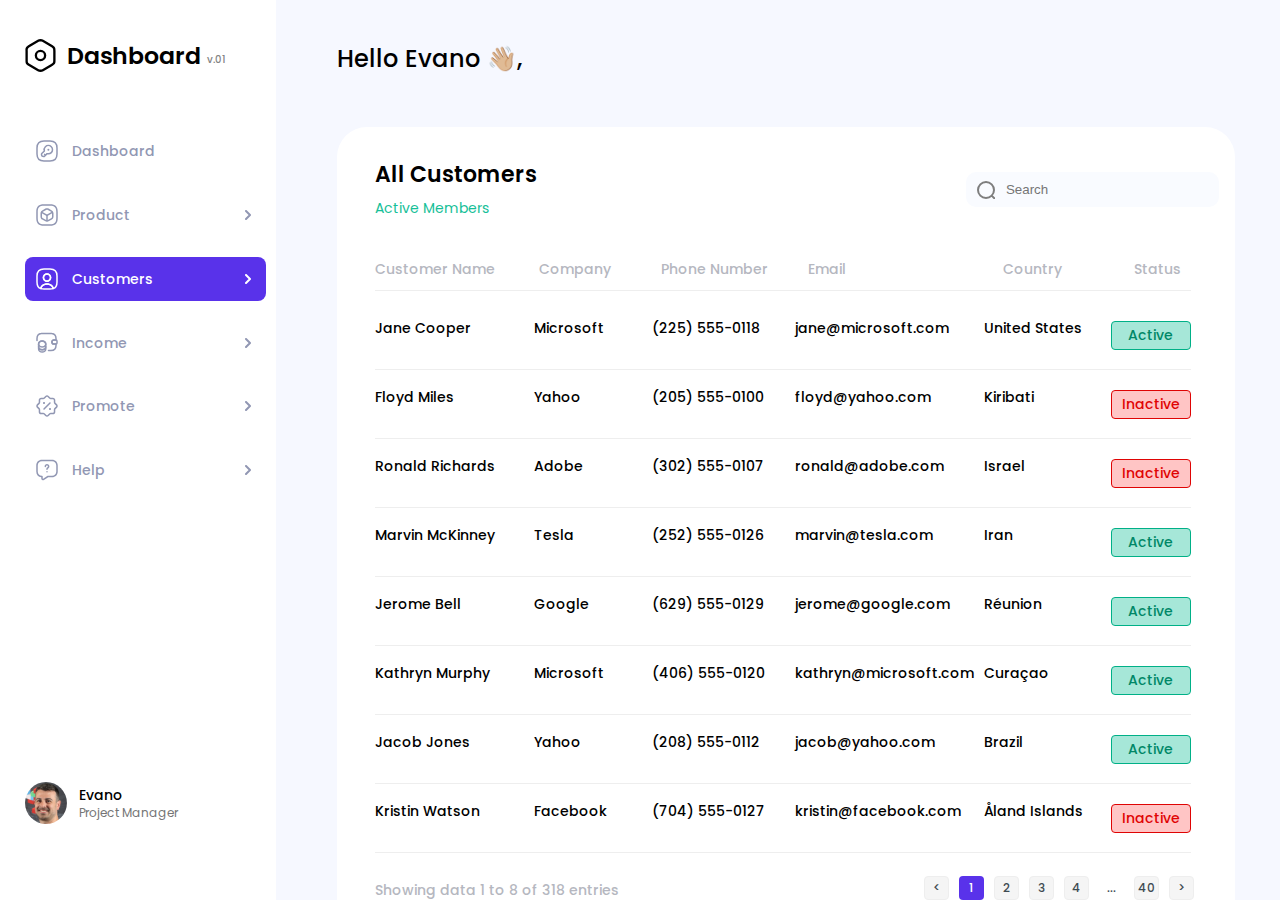
<file: index.html>
<!DOCTYPE html>
<html lang="en">

<head>
    <meta charset="UTF-8">
    <meta http-equiv="X-UA-Compatible" content="IE=edge">
    <meta name="viewport" content="width=device-width, initial-scale=1.0">
    <link rel="preconnect" href="https://fonts.googleapis.com">
    <link rel="preconnect" href="https://fonts.gstatic.com" crossorigin>
    <link
        href="https://fonts.googleapis.com/css2?family=Poppins:ital,wght@0,100;0,200;0,300;0,400;0,500;0,600;0,700;0,800;0,900;1,100;1,200;1,300;1,400;1,500;1,600;1,700;1,800;1,900&display=swap"
        rel="stylesheet">
    <link rel="stylesheet" href="https://cdnjs.cloudflare.com/ajax/libs/font-awesome/6.0.0-beta3/css/all.min.css">
    <link rel="stylesheet" href="./css/main.css">
    <title>Dashboard</title>
</head>

<body>
    <div class="wrappper">
        <aside>
            <div class="aside__title">
                <img class="aside__title__img" src="./img/icon/icon-logo.svg" alt="icon-logo">
                <div class="aside__title_wrap">
                    <h2>Dashboard</h2>
                    <p>v.01</p>
                </div>
            </div>
            <div class="aside__main">
                <nav class="aside__nav">
                    <ul class="aside__list" id="menu">
                        <li class="aside__item" >
                            <svg class="icon-key" width="22" height="22" fill="none" xmlns="http://www.w3.org/2000/svg"><path d="M8 21h6c5 0 7-2 7-7V8c0-5-2-7-7-7H8C3 1 1 3 1 8v6c0 5 2 7 7 7Z" stroke="#9197B3" stroke-width="1.5" stroke-linecap="round" stroke-linejoin="round"/><path d="M15.28 12.61a4.147 4.147 0 0 1-4.18 1.03l-2.59 2.58c-.18.19-.55.31-.82.27l-1.2-.16c-.4-.05-.76-.43-.82-.82l-.16-1.2c-.04-.26.09-.63.27-.82l2.58-2.58c-.44-1.43-.1-3.05 1.03-4.18 1.62-1.62 4.26-1.62 5.89 0 1.62 1.61 1.62 4.25 0 5.88ZM9.45 15.28l-.85-.86" stroke="#9197B3" stroke-width="1.5" stroke-miterlimit="10" stroke-linecap="round" stroke-linejoin="round"/><path d="M12.395 9.7h.008" stroke="#9197B3" stroke-width="2" stroke-linecap="round" stroke-linejoin="round"/>
                            </svg>
                            <a href="#" class="aside__link">Dashboard</a>
                        </li>
                        <li class="aside__item" data-content="./pages/error.html">
                            <svg class="icon-cube" width="22" height="22" viewBox="0 0 22 22" fill="none" xmlns="http://www.w3.org/2000/svg">
                                <path d="M14 21.75H8C2.57 21.75 0.25 19.43 0.25 14V8C0.25 2.57 2.57 0.25 8 0.25H14C19.43 0.25 21.75 2.57 21.75 8V14C21.75 19.43 19.43 21.75 14 21.75ZM8 1.75C3.39 1.75 1.75 3.39 1.75 8V14C1.75 18.61 3.39 20.25 8 20.25H14C18.61 20.25 20.25 18.61 20.25 14V8C20.25 3.39 18.61 1.75 14 1.75H8Z" fill="#9197B3"/>
                                <path d="M11.0006 12.0797C10.8706 12.0797 10.7406 12.0497 10.6206 11.9797L5.32061 8.9197C4.96061 8.7097 4.84059 8.2497 5.05059 7.8997C5.26059 7.5397 5.72061 7.4197 6.07061 7.6297L10.9906 10.4797L15.8806 7.6497C16.2406 7.4397 16.7006 7.5697 16.9006 7.9197C17.1006 8.2697 16.9806 8.7397 16.6306 8.9397L11.3706 11.9797C11.2606 12.0397 11.1306 12.0797 11.0006 12.0797Z" fill="#9197B3"/>
                                <path d="M11 17.5201C10.59 17.5201 10.25 17.1801 10.25 16.7701V11.3301C10.25 10.9201 10.59 10.5801 11 10.5801C11.41 10.5801 11.75 10.9201 11.75 11.3301V16.7701C11.75 17.1801 11.41 17.5201 11 17.5201Z" fill="#9197B3"/>
                                <path d="M11.0002 17.7498C10.4202 17.7498 9.8503 17.6198 9.3903 17.3698L6.19025 15.5898C5.23025 15.0598 4.49023 13.7898 4.49023 12.6898V9.2998C4.49023 8.20981 5.24025 6.9398 6.19025 6.3998L9.3903 4.6198C10.3103 4.1098 11.6902 4.1098 12.6102 4.6198L15.8102 6.3998C16.7702 6.9298 17.5103 8.19981 17.5103 9.2998V12.6898C17.5103 13.7798 16.7602 15.0498 15.8102 15.5898L12.6102 17.3698C12.1502 17.6298 11.5802 17.7498 11.0002 17.7498ZM11.0002 5.7498C10.6702 5.7498 10.3502 5.8098 10.1202 5.9398L6.92026 7.7198C6.43026 7.9898 5.99023 8.7498 5.99023 9.2998V12.6898C5.99023 13.2498 6.43026 13.9998 6.92026 14.2698L10.1202 16.0498C10.5802 16.3098 11.4202 16.3098 11.8802 16.0498L15.0802 14.2698C15.5702 13.9998 16.0103 13.2398 16.0103 12.6898V9.2998C16.0103 8.73981 15.5702 7.9898 15.0802 7.7198L11.8802 5.9398C11.6502 5.8098 11.3302 5.7498 11.0002 5.7498Z" fill="#9197B3"/>
                                </svg>
                            <a href="#" class="aside__link">Product</a>
                            <svg class="__arrow" width="6" height="10" viewBox="0 0 6 10" fill="none"
                                xmlns="http://www.w3.org/2000/svg">
                                <path d="M1 9L5 5L1 1" stroke="#9197B3" stroke-width="2" stroke-linecap="round"
                                    stroke-linejoin="round" />
                            </svg>
                        </li>
                        <li class="aside__item" data-content="./pages/customers.html">
                            <svg class="customers__icons" width="22" height="22" viewBox="0 0 22 22" fill="none" xmlns="http://www.w3.org/2000/svg">
                                <path class="__path" d="M14.0006 21.7498H8.00063C6.68063 21.7498 5.58063 21.6198 4.65063 21.3398C4.31063 21.2398 4.09063 20.9098 4.11063 20.5598C4.36063 17.5698 7.39063 15.2197 11.0006 15.2197C14.6106 15.2197 17.6306 17.5598 17.8906 20.5598C17.9206 20.9198 17.7006 21.2398 17.3506 21.3398C16.4206 21.6198 15.3206 21.7498 14.0006 21.7498ZM5.72063 20.0598C6.38063 20.1898 7.13063 20.2498 8.00063 20.2498H14.0006C14.8706 20.2498 15.6206 20.1898 16.2806 20.0598C15.7506 18.1398 13.5606 16.7197 11.0006 16.7197C8.44063 16.7197 6.25063 18.1398 5.72063 20.0598Z" fill="#9197B3"/>
                                <path class="__stroke" d="M14 1H8C3 1 1 3 1 8V14C1 17.78 2.14 19.85 4.86 20.62C5.08 18.02 7.75 15.97 11 15.97C14.25 15.97 16.92 18.02 17.14 20.62C19.86 19.85 21 17.78 21 14V8C21 3 19 1 14 1ZM11 13.17C9.02 13.17 7.42 11.56 7.42 9.58C7.42 7.60002 9.02 6 11 6C12.98 6 14.58 7.60002 14.58 9.58C14.58 11.56 12.98 13.17 11 13.17Z" stroke="#9197B3" stroke-width="1.5" stroke-linecap="round" stroke-linejoin="round"/>
                                <path class="__path" d="M10.9999 13.92C8.60992 13.92 6.66992 11.97 6.66992 9.58C6.66992 7.19002 8.60992 5.25 10.9999 5.25C13.3899 5.25 15.3299 7.19002 15.3299 9.58C15.3299 11.97 13.3899 13.92 10.9999 13.92ZM10.9999 6.75C9.4399 6.75 8.16992 8.02002 8.16992 9.58C8.16992 11.15 9.4399 12.42 10.9999 12.42C12.5599 12.42 13.8299 11.15 13.8299 9.58C13.8299 8.02002 12.5599 6.75 10.9999 6.75Z" fill="#9197B3"/>
                            </svg>
                            
                            <a href="#" class="aside__link ">Customers</a>
                            <svg class="__arrow" width="6" height="10" viewBox="0 0 6 10" fill="none"
                                xmlns="http://www.w3.org/2000/svg">
                                <path d="M1 9L5 5L1 1" stroke="#9197B3" stroke-width="2" stroke-linecap="round"
                                    stroke-linejoin="round" />
                            </svg>

                        </li>
                        <li class="aside__item" data-content="./pages/error.html">
                            <svg class="icon-wallet" width="22" height="21" viewBox="0 0 22 21" fill="none" xmlns="http://www.w3.org/2000/svg">
                                <path d="M9.7516 14.8604V16.8904C9.7516 18.6104 8.15158 20.0004 6.18158 20.0004C4.21158 20.0004 2.60156 18.6104 2.60156 16.8904V14.8604C2.60156 16.5804 4.20158 17.8004 6.18158 17.8004C8.15158 17.8004 9.7516 16.5704 9.7516 14.8604Z" stroke="#9197B3" stroke-width="1.5" stroke-linecap="round" stroke-linejoin="round"/>
                                <path d="M9.7501 12.11C9.7501 12.61 9.6101 13.07 9.3701 13.47C8.78006 14.44 7.57004 15.05 6.17004 15.05C4.77004 15.05 3.56003 14.43 2.97003 13.47C2.73003 13.07 2.59009 12.61 2.59009 12.11C2.59009 11.25 2.99007 10.48 3.63007 9.92001C4.28007 9.35001 5.17003 9.01001 6.16003 9.01001C7.15003 9.01001 8.04006 9.36001 8.69006 9.92001C9.3501 10.47 9.7501 11.25 9.7501 12.11Z" stroke="#9197B3" stroke-width="1.5" stroke-linecap="round" stroke-linejoin="round"/>
                                <path d="M9.7516 12.11V14.86C9.7516 16.58 8.15158 17.8 6.18158 17.8C4.21158 17.8 2.60156 16.57 2.60156 14.86V12.11C2.60156 10.39 4.20158 9 6.18158 9C7.17158 9 8.06161 9.35 8.71161 9.91C9.3516 10.47 9.7516 11.25 9.7516 12.11Z" stroke="#9197B3" stroke-width="1.5" stroke-linecap="round" stroke-linejoin="round"/>
                                <path d="M21 8.9699V11.03C21 11.58 20.56 12.0299 20 12.0499H18.0399C16.9599 12.0499 15.97 11.2599 15.88 10.1799C15.82 9.5499 16.0599 8.9599 16.4799 8.5499C16.8499 8.1699 17.36 7.94995 17.92 7.94995H20C20.56 7.96995 21 8.4199 21 8.9699Z" stroke="#9197B3" stroke-width="1.5" stroke-linecap="round" stroke-linejoin="round"/>
                                <path d="M1 8.5V6.5C1 3.78 2.64 1.88 5.19 1.56C5.45 1.52 5.72 1.5 6 1.5H15C15.26 1.5 15.51 1.50999 15.75 1.54999C18.33 1.84999 20 3.76 20 6.5V7.95001H17.92C17.36 7.95001 16.85 8.17 16.48 8.55C16.06 8.96 15.82 9.55 15.88 10.18C15.97 11.26 16.96 12.05 18.04 12.05H20V13.5C20 16.5 18 18.5 15 18.5H12.5" stroke="#9197B3" stroke-width="1.5" stroke-linecap="round" stroke-linejoin="round"/>
                                </svg>
                            <a href="#" class="aside__link">Income</a>
                            <svg class="__arrow" width="6" height="10" viewBox="0 0 6 10" fill="none"
                                xmlns="http://www.w3.org/2000/svg">
                                <path d="M1 9L5 5L1 1" stroke="#9197B3" stroke-width="2" stroke-linecap="round"
                                    stroke-linejoin="round" />
                            </svg>
                        </li>
                        <li class="aside__item" data-content="./pages/error.html">
                            <svg  class="icon-percentage" width="22" height="22" viewBox="0 0 22 22" fill="none" xmlns="http://www.w3.org/2000/svg">
                                <path d="M11 21.7503C10.37 21.7503 9.78 21.5104 9.34 21.0604L7.82001 19.5404C7.70001 19.4204 7.38 19.2904 7.22 19.2904H5.06C3.76 19.2904 2.70999 18.2403 2.70999 16.9403V14.7804C2.70999 14.6204 2.57999 14.3004 2.45999 14.1804L0.94 12.6604C0.5 12.2204 0.25 11.6303 0.25 11.0003C0.25 10.3703 0.49 9.7803 0.94 9.3403L2.45999 7.82028C2.57999 7.70028 2.70999 7.3803 2.70999 7.2203V5.06039C2.70999 3.76039 3.76 2.71029 5.06 2.71029H7.22C7.38 2.71029 7.70001 2.58029 7.82001 2.46029L9.34 0.940273C10.22 0.0602734 11.78 0.0602734 12.66 0.940273L14.18 2.46029C14.3 2.58029 14.62 2.71029 14.78 2.71029H16.94C18.24 2.71029 19.29 3.76039 19.29 5.06039V7.2203C19.29 7.3803 19.42 7.70028 19.54 7.82028L21.06 9.3403C21.5 9.7803 21.75 10.3703 21.75 11.0003C21.75 11.6303 21.51 12.2204 21.06 12.6604L19.54 14.1804C19.42 14.3004 19.29 14.6204 19.29 14.7804V16.9403C19.29 18.2403 18.24 19.2904 16.94 19.2904H14.78C14.62 19.2904 14.3 19.4204 14.18 19.5404L12.66 21.0604C12.22 21.5104 11.63 21.7503 11 21.7503ZM3.51999 13.1203C3.91999 13.5203 4.20999 14.2204 4.20999 14.7804V16.9403C4.20999 17.4103 4.59 17.7904 5.06 17.7904H7.22C7.78 17.7904 8.48001 18.0803 8.88 18.4803L10.4 20.0003C10.72 20.3203 11.28 20.3203 11.6 20.0003L13.12 18.4803C13.52 18.0803 14.22 17.7904 14.78 17.7904H16.94C17.41 17.7904 17.79 17.4103 17.79 16.9403V14.7804C17.79 14.2204 18.08 13.5203 18.48 13.1203L20 11.6003C20.16 11.4403 20.25 11.2303 20.25 11.0003C20.25 10.7703 20.16 10.5604 20 10.4004L18.48 8.88034C18.08 8.48034 17.79 7.7803 17.79 7.2203V5.06039C17.79 4.59039 17.41 4.21029 16.94 4.21029H14.78C14.22 4.21029 13.52 3.92035 13.12 3.52035L11.6 2.00033C11.28 1.68033 10.72 1.68033 10.4 2.00033L8.88 3.52035C8.48001 3.92035 7.78 4.21029 7.22 4.21029H5.06C4.59 4.21029 4.20999 4.59039 4.20999 5.06039V7.2203C4.20999 7.7803 3.91999 8.48034 3.51999 8.88034L2 10.4004C1.84 10.5604 1.75 10.7703 1.75 11.0003C1.75 11.2303 1.84 11.4403 2 11.6003L3.51999 13.1203Z" fill="#9197B3"/>
                                <path d="M14.0002 15C13.4402 15 12.9902 14.55 12.9902 14C12.9902 13.45 13.4402 13 13.9902 13C14.5402 13 14.9902 13.45 14.9902 14C14.9902 14.55 14.5502 15 14.0002 15Z" fill="#9197B3"/>
                                <path d="M8.01001 9C7.45001 9 7 8.55 7 8C7 7.45 7.45 7 8 7C8.55 7 9 7.45 9 8C9 8.55 8.56001 9 8.01001 9Z" fill="#9197B3"/>
                                <path d="M7.99945 14.7495C7.80945 14.7495 7.61945 14.6795 7.46945 14.5295C7.17945 14.2395 7.17945 13.7595 7.46945 13.4695L13.4695 7.46945C13.7595 7.17945 14.2395 7.17945 14.5295 7.46945C14.8195 7.75945 14.8195 8.23951 14.5295 8.52951L8.52945 14.5295C8.37945 14.6795 8.18945 14.7495 7.99945 14.7495Z" fill="#9197B3"/>
                                </svg>
                            <a href="#" class="aside__link">Promote</a>
                            <svg class="__arrow" width="6" height="10" viewBox="0 0 6 10" fill="none"
                                xmlns="http://www.w3.org/2000/svg">
                                <path d="M1 9L5 5L1 1" stroke="#9197B3" stroke-width="2" stroke-linecap="round"
                                    stroke-linejoin="round" />
                            </svg>
                        </li>
                        <li class="aside__item" data-content="./pages/error.html">
                            <svg class="icon-help" width="22" height="22" viewBox="0 0 22 22" fill="none" xmlns="http://www.w3.org/2000/svg">
                                <path d="M7 21.3199C6.72 21.3199 6.42998 21.2499 6.16998 21.1099C5.59998 20.8099 5.25 20.2099 5.25 19.5699V18.15C2.23 17.84 0.25 15.6199 0.25 12.4399V6.43994C0.25 2.99994 2.56 0.689941 6 0.689941H16C19.44 0.689941 21.75 2.99994 21.75 6.43994V12.4399C21.75 15.8799 19.44 18.1899 16 18.1899H12.23L7.96997 21.03C7.67997 21.22 7.34 21.3199 7 21.3199ZM6 2.17993C3.42 2.17993 1.75 3.84993 1.75 6.42993V12.43C1.75 15.01 3.42 16.68 6 16.68C6.41 16.68 6.75 17.02 6.75 17.43V19.56C6.75 19.69 6.83 19.75 6.88 19.78C6.93001 19.81 7.03001 19.84 7.14001 19.77L11.59 16.81C11.71 16.73 11.86 16.68 12.01 16.68H16.01C18.59 16.68 20.26 15.01 20.26 12.43V6.42993C20.26 3.84993 18.59 2.17993 16.01 2.17993H6Z" fill="#9197B3"/>
                                <path d="M10.9998 11.1099C10.5898 11.1099 10.2498 10.7699 10.2498 10.3599V10.1499C10.2498 8.9899 11.0998 8.41989 11.4198 8.19989C11.7898 7.94989 11.9098 7.7799 11.9098 7.5199C11.9098 7.0199 11.4998 6.60986 10.9998 6.60986C10.4998 6.60986 10.0898 7.0199 10.0898 7.5199C10.0898 7.9299 9.7498 8.2699 9.3398 8.2699C8.92984 8.2699 8.58984 7.9299 8.58984 7.5199C8.58984 6.1899 9.6698 5.10986 10.9998 5.10986C12.3298 5.10986 13.4098 6.1899 13.4098 7.5199C13.4098 8.6599 12.5698 9.2299 12.2598 9.4399C11.8698 9.6999 11.7498 9.8699 11.7498 10.1499V10.3599C11.7498 10.7799 11.4098 11.1099 10.9998 11.1099Z" fill="#9197B3"/>
                                <path d="M11 13.6001C10.58 13.6001 10.25 13.2601 10.25 12.8501C10.25 12.4401 10.59 12.1001 11 12.1001C11.41 12.1001 11.75 12.4401 11.75 12.8501C11.75 13.2601 11.42 13.6001 11 13.6001Z" fill="#9197B3"/>
                                </svg>
                            <a href="#" class="aside__link">Help</a>
                            <svg class="__arrow" width="6" height="10" viewBox="0 0 6 10" fill="none"
                                xmlns="http://www.w3.org/2000/svg">
                                <path d="M1 9L5 5L1 1" stroke="#9197B3" stroke-width="2" stroke-linecap="round"
                                    stroke-linejoin="round" />
                            </svg>
                        </li>
                    </ul>
                </nav>
            </div>
            <div class="aside__user">
                <img class="user__foto" src="./img/user/Ellipse 8.svg" alt="evano">
                <div class="user__info">
                    <h3>Evano</h3>
                    <p>Project Manager</p>
                </div>
            </div>
        </aside>
        <main class="main" id="main-content">

        </main>




    </div>

    <script src="https://cdnjs.cloudflare.com/ajax/libs/gsap/3.10.4/gsap.min.js"></script>
    <script src="https://code.jquery.com/jquery-3.6.0.min.js"></script>
    <script src="./js/index.bundle.js"></script>
    
    <script>
        $(document).ready(function() {
    $('#menu li').click(function() {
        const contentUrl = $(this).data('content');


        $('#menu li').removeClass('item__active');
        $(this).addClass('item__active');


        $('#main-content').load(contentUrl, function(response, status, xhr) {
            if (status == "error") {
                $('#main-content').html("<p>Error loading content. Please try again.</p>");
            }
        });

    });
    $('#menu li').eq(2).click();
});

    </script>


</body>

</html>
</file>
<file: css/main.css>
@charset "UTF-8";

*,
*:before,
*:after {
  box-sizing: border-box;
}

html,
body,
div,
span,
object,
iframe,
figure,
h1,
h2,
h3,
h4,
h5,
h6,
p,
blockquote,
pre,
a,
code,
em,
img,
small,
strike,
strong,
sub,
sup,
tt,
b,
u,
i,
ol,
ul,
li,
fieldset,
form,
label,
table,
caption,
tbody,
tfoot,
thead,
tr,
th,
td,
main,
canvas,
embed,
footer,
header,
nav,
section,
video {
  margin: 0;
  padding: 0;
  border: 0;
  font-size: 100%;
  font: inherit;
  vertical-align: baseline;
  text-rendering: optimizeLegibility;
  -webkit-font-smoothing: antialiased;
  text-size-adjust: none;
}

footer,
header,
nav,
section,
main {
  display: block;
}

body {
  line-height: 1;
  font-family: "Nunito", sans-serif;
  font-style: normal;
  font-weight: 400;
  font-size: 16px;
}

button {
  background-color: initial;
  border: none;
}

ol,
ul {
  list-style: none;
}

blockquote,
q {
  quotes: none;
}

blockquote:before,
blockquote:after,
q:before,
q:after {
  content: "";
  content: none;
}

table {
  border-collapse: collapse;
  border-spacing: 0;
}

input {
  -webkit-appearance: none;
  border-radius: 0;
}

@font-face {
  font-family: "icomoon";
  src: гrl("./../fonts/icomoon.eot");
  src: url("./../fonts/icomoon.eot") format("embedded-opentype");
  src: url("./../fonts/icomoon.ttf") format("truetype");
  src: url("./../fonts/icomoon.woff") format("woff");
  src: url("./../fonts/icomoon.svg") format("svg");
  font-weight: normal;
  font-style: normal;
  font-display: block;
}

body {
  font-family: "Poppins", sans-serif;
  font-weight: 400;
  font-style: normal;
}

.wrappper {
  display: flex;
  height: 100vh;
  position: relative;
  max-width: 1440px;
  margin: 0 auto;
  gap: 15px;
  background-color: rgba(215, 223, 255, 0.2196078431);
}

aside {
  display: flex;
  gap: 57px;
  flex-direction: column;
  background-color: #fff;
  width: clamp(220px, 220px + 86 * (100vw - 768px) / 672, 306px);
  padding-top: 39px;
  padding-right: 10px;
  padding-bottom: 76px;
  padding-left: clamp(10px, 10px + 20 * (100vw - 768px) / 672, 30px);
  position: relative;
}

.aside__list {
  display: flex;
  flex-direction: column;
  gap: 20px;
}

.letter {
  display: inline-block;
  transition: color 0.5s;
  margin: 0px;
  margin-left: 0 !important;
  font-size: clamp(16px, 16px + 10 * (100vw - 768px) / 672, 26px) !important;
  font-weight: 600;
}

.aside__title {
  display: flex;
  align-items: center;
}

.aside__title img {
  margin-right: 11px;
}

.aside__title h2 {
  margin-right: 4px;
  font-size: clamp(16px, 16px + 10 * (100vw - 768px) / 672, 26px);
  font-weight: 600;
}

.aside__title_wrap {
  display: flex;
  align-items: end;
}

.aside__title_wrap p {
  font-size: 10px;
  font-weight: 500;
  color: #838383;
  margin-left: 2px;
  margin-bottom: 2px;
}

.aside__item {
  display: flex;
  align-items: center;
  cursor: pointer;
  gap: 14px;
  padding: 11px 15px 11px 11px;
  max-width: 250px;
  border-radius: 8px;
  transition: background-color 0.4s ease;
}

.aside__item:hover {
  background-color: rgba(90, 50, 234, 0.4823529412);
}

.aside__item:hover .aside__link {
  color: #fff;
}

.aside__item:hover .__arrow path,
.aside__item:hover .icon-key path,
.aside__item:hover .icon-cube path,
.aside__item:hover .icon-user path,
.aside__item:hover .icon-wallet path,
.aside__item:hover .icon-percentage path,
.aside__item:hover .icon-help path {
  stroke: #fff;
}

.dashboard__item {
  display: flex;
  align-items: center;
  color: #9197B3;
  gap: 14px;
  padding: 11px 15px 11px 11px;
  max-width: 250px;
  border-radius: 8px;
  transition: background-color 0.4s ease;
}

.item__active .__path {
  fill: #fff;
}

.item__active .__stroke {
  stroke: #fff;
}

.icon .icon-path {
  fill: #9197B3;
  transition: fill 0.3s ease;
}

.paginator__item {
  transition: background-color 0.4s ease;
}

.paginator__item:hover {
  background-color: rgba(90, 50, 234, 0.4823529412);
}

.aside__user {
  margin-top: auto;
  display: flex;
  align-items: center;
  gap: 12px;
}

.user__info {
  display: flex;
  flex-direction: column;
  gap: 5px;
}

.user__info h3 {
  font-size: 14px;
  font-weight: 500;
}

.user__info p {
  font-size: 12px;
  color: #757575;
}

.__arrow {
  margin-left: auto;
}

.item__active {
  background-color: #5932EA;
}

.item__active .aside__link {
  color: #fff;
}

.item__active .__arrow path,
.item__active .icon-key path,
.item__active .icon-cube path,
.item__active .icon-wallet path,
.item__active .icon-percentage path,
.item__active .icon-help path {
  stroke: #fff;
}

.aside__link {
  font-size: 14px;
  font-weight: 500;
  color: #9197B3;
  text-decoration: none;
}

main {
  overflow: hidden;
}

.scroll__wrap {
  height: 100vh;
  overflow: auto;
  padding-top: 0;
  padding-right: clamp(10px, 10px + 46 * (100vw - 768px) / 672, 56px);
  padding-bottom: 258px;
  padding-left: clamp(10px, 10px + 46 * (100vw - 768px) / 672, 56px);
}

.main__wrap {
  min-height: 812px;
  background-color: #fff;
  border-radius: 30px;
  padding: 37px 44px 40px 38px;
}

.pagination {
  display: flex;
  list-style: none;
  margin-top: -7px;
  margin-right: -8px;
}

.pagination li {
  display: flex;
  justify-content: center;
  align-items: center;
  width: 25px;
  height: 24px;
  margin: 0 5px;
  cursor: pointer;
  color: #404B52;
  font-size: 12px;
  font-weight: 500;
  background-color: #F5F5F5;
  border-radius: 4px;
  border: 1px solid #EEEEEE;
}

.pagination .dots {
  pointer-events: none;
}

.dots {
  background-color: transparent !important;
  border: none !important;
}

.wrap__title {
  display: flex;
  justify-content: space-between;
  align-items: center;
}

.main__title {
  margin: 47px 0 56px 0;
}

.main__title h2 {
  font-size: 24px;
  font-weight: 500;
}

.user-card {
  display: flex;
  padding: 19.5px 0;
  border-bottom: 1px solid #eee;
  box-sizing: border-box;
}

.user-card p {
  font-size: 14px;
  font-weight: 500;
  word-wrap: break-word;
}

.__name {
  width: clamp(110px, 110px + 62 * (100vw - 768px) / 672, 172px);
}

.__company {
  width: clamp(60px, 60px + 71 * (100vw - 768px) / 672, 131px);
}

.__phone {
  width: clamp(90px, 90px + 66 * (100vw - 768px) / 672, 156px);
}

.__email {
  width: clamp(130px, 130px + 77 * (100vw - 768px) / 672, 207px);
}

.__country {
  width: clamp(70px, 70px + 70 * (100vw - 768px) / 672, 140px);
}

.__status {
  width: clamp(30px, 30px + 37 * (100vw - 768px) / 672, 67px);
}

.wrap__subtitle h3 {
  font-size: 22px;
  font-weight: 600;
  margin-bottom: 15px;
}

.wrap__subtitle p {
  font-size: 14px;
  color: #16C098;
}

.__active {
  min-height: 29px;
  width: 80px;
  display: flex;
  justify-content: center;
  align-items: center;
}

.__active_mob {
  display: none;
}

.active_true_mob {
  background-color: #16C098;
  border-radius: 50%;
}

.active_false_mob {
  background-color: #DF0404;
  border-radius: 50%;
}

.active_true {
  padding: 4px 18px;
  color: #008767;
  border: 1px solid #00B087;
  border-radius: 4px;
  background-color: rgba(22, 192, 152, 0.38);
}

.active_false {
  color: #DF0404;
  border: 1px solid #DF0404;
  border-radius: 4px;
  padding: 4px 18px;
  background-color: #FFC5C5;
}

.wrap__search {
  position: relative;
  width: 225px;
}

.wrap__search::before {
  content: "";
  background: url("../img/icon/search.svg");
  width: 18px;
  height: 18px;
  display: block;
  position: absolute;
  top: 50%;
  transform: translateY(-50%);
  left: 11px;
}

.search__input {
  border-radius: 10px;
  background-color: #F9FBFF;
  border: none;
  padding: 10px 36px 10px 40px;
}

.main__body {
  margin-top: 47px;
}

.main__body_title {
  display: flex;
  border-bottom: 1px solid #EEEEEE;
  padding: 0 0 14px 0;
}

.main__body_title p {
  font-size: 14px;
  color: #B5B7C0;
  font-weight: 500;
}

.paginator__wrap {
  display: flex;
  justify-content: space-between;
  margin-top: 30px;
}

.paginator__status {
  font-size: 14px;
  font-weight: 500;
  color: #B5B7C0;
}

.active_list {
  background-color: #5932EA !important;
  border: none !important;
  color: #fff !important;
}

#content {
  margin-top: 10px;
}

@media screen and (max-width: 1300px) {
  .user-card {
    gap: 10px;
  }

  .main__body_title {
    gap: 10px;
  }
}

@media screen and (max-width: 1200px) {
  .wrappper {
    gap: 0;
  }

  .aside__item {
    padding: 11px 11px 11px 11px;
  }

  aside {
    width: clamp(80px, 80px + 20 * (100vw - 768px) / 672, 100px);
    padding-left: 10px;
  }

  .aside__title {
    justify-content: center;
  }

  .aside__title_wrap {
    display: none;
  }

  .aside__user {
    flex-direction: column;
  }

  .user__info h3 {
    text-align: center;
  }

  .user__info p {
    text-align: center;
  }

  .aside__link {
    display: none;
  }

  main {
    width: 100%;
  }

  .user-card {
    justify-content: space-between;
  }

  .main__body_title {
    justify-content: space-between;
  }
}

@media screen and (max-width: 1024px) {
  .main__wrap {
    padding: 37px 12px 40px 12px;
  }
}

@media screen and (max-width: 968px) {
  aside {
    padding-left: clamp(5px, 5px + 25 * (100vw - 768px) / 672, 30px);
  }

  .__active {
    display: none;
  }

  .__active_mob {
    display: block;
    height: 15px;
    width: 15px;
  }
}

@media screen and (max-width: 768px) {
  aside {
    gap: 20px;
  }

  .aside__list {
    gap: 10px;
  }

  .aside__user {
    margin-top: 0;
  }

  .paginator__wrap {
    gap: 25px;
    flex-direction: column-reverse;
    align-items: center;
  }

  .main__body_title {
    display: none;
  }

  .__active_mob {
    display: none !important;
  }

  .user-card {
    border-bottom: 1px solid transparent;
    gap: 15px;
  }

  .user-card p {
    border-bottom: 1px solid #e2e2e2;
  }

  .user-card p {
    display: block;
    width: 100%;
  }

  .search__input {
    width: 100%;
  }

  .wrap__search {
    width: 170px;
  }

  .__name {
    position: relative;
    font-size: 16px !important;
    text-align: center;
    padding: 10px 0;
    background-color: #e2e2e2;
  }

  .__name::after {
    content: "";
    display: block;
    position: absolute;
    top: 50%;
    right: 20px;
    transform: translate(0, -50%);
    width: 10px;
    height: 10px;
    border-radius: 50%;
    background-color: green;
  }

  .__name.active_before::before {
    content: "";
    display: block;
    position: absolute;
    top: 50%;
    left: 10px;
    transform: translate(0, -50%);
    width: 10px;
    height: 10px;
    border-radius: 50%;
    background-color: green;
  }

  .__name.inactive_before::before {
    content: "";
    display: block;
    position: absolute;
    top: 50%;
    left: 10px;
    transform: translate(0, -50%);
    width: 10px;
    height: 10px;
    border-radius: 50%;
    background-color: red;
  }

  .user-card {
    flex-direction: column;
  }
}

@media (max-width: 768px) {
  .__name::after {
    display: none;
  }

  .paginator__status {
    text-align: center;
  }

  .__active {
    display: none !important;
  }
}

@media screen and (max-width: 540px) {
  .wrap__title {
    flex-direction: column;
    gap: 15px;
  }

  .main__body {
    margin-top: 10px;
  }
}
/*# sourceMappingURL=[data-uri] */
</file>
